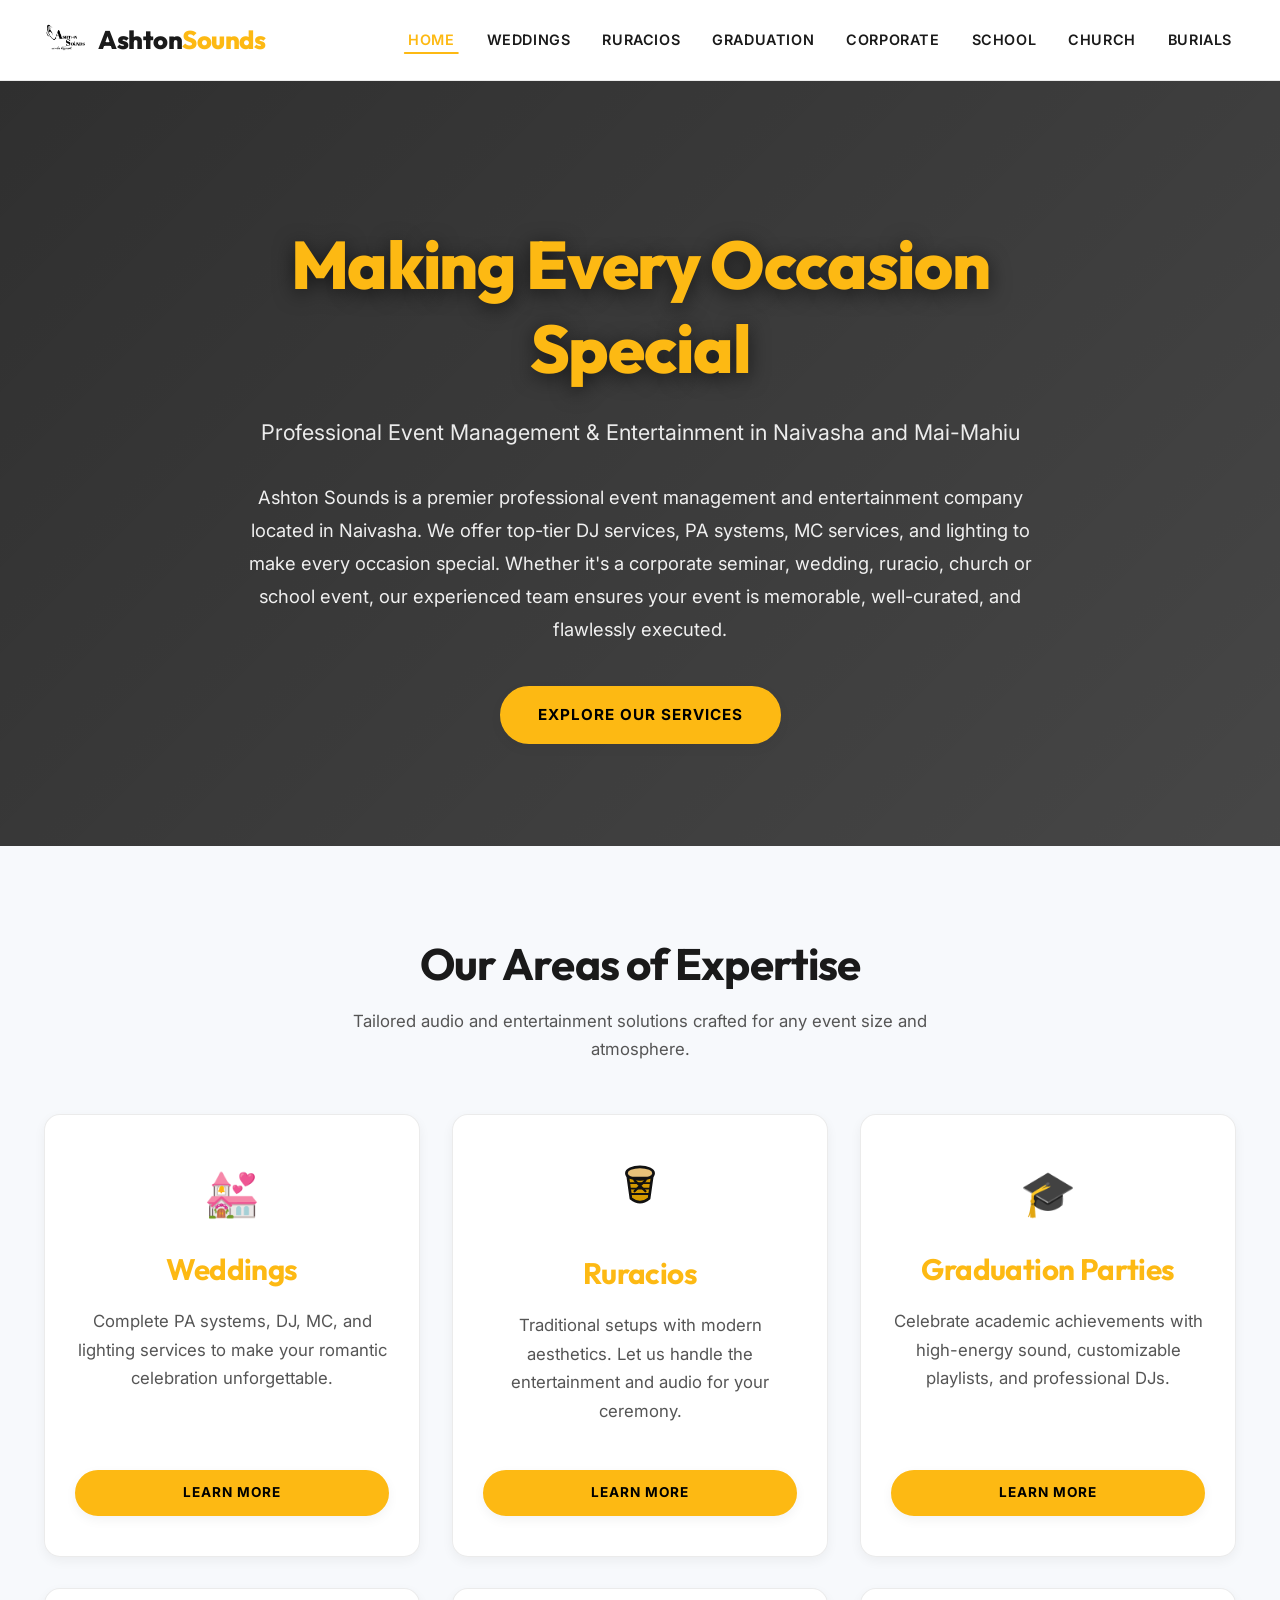
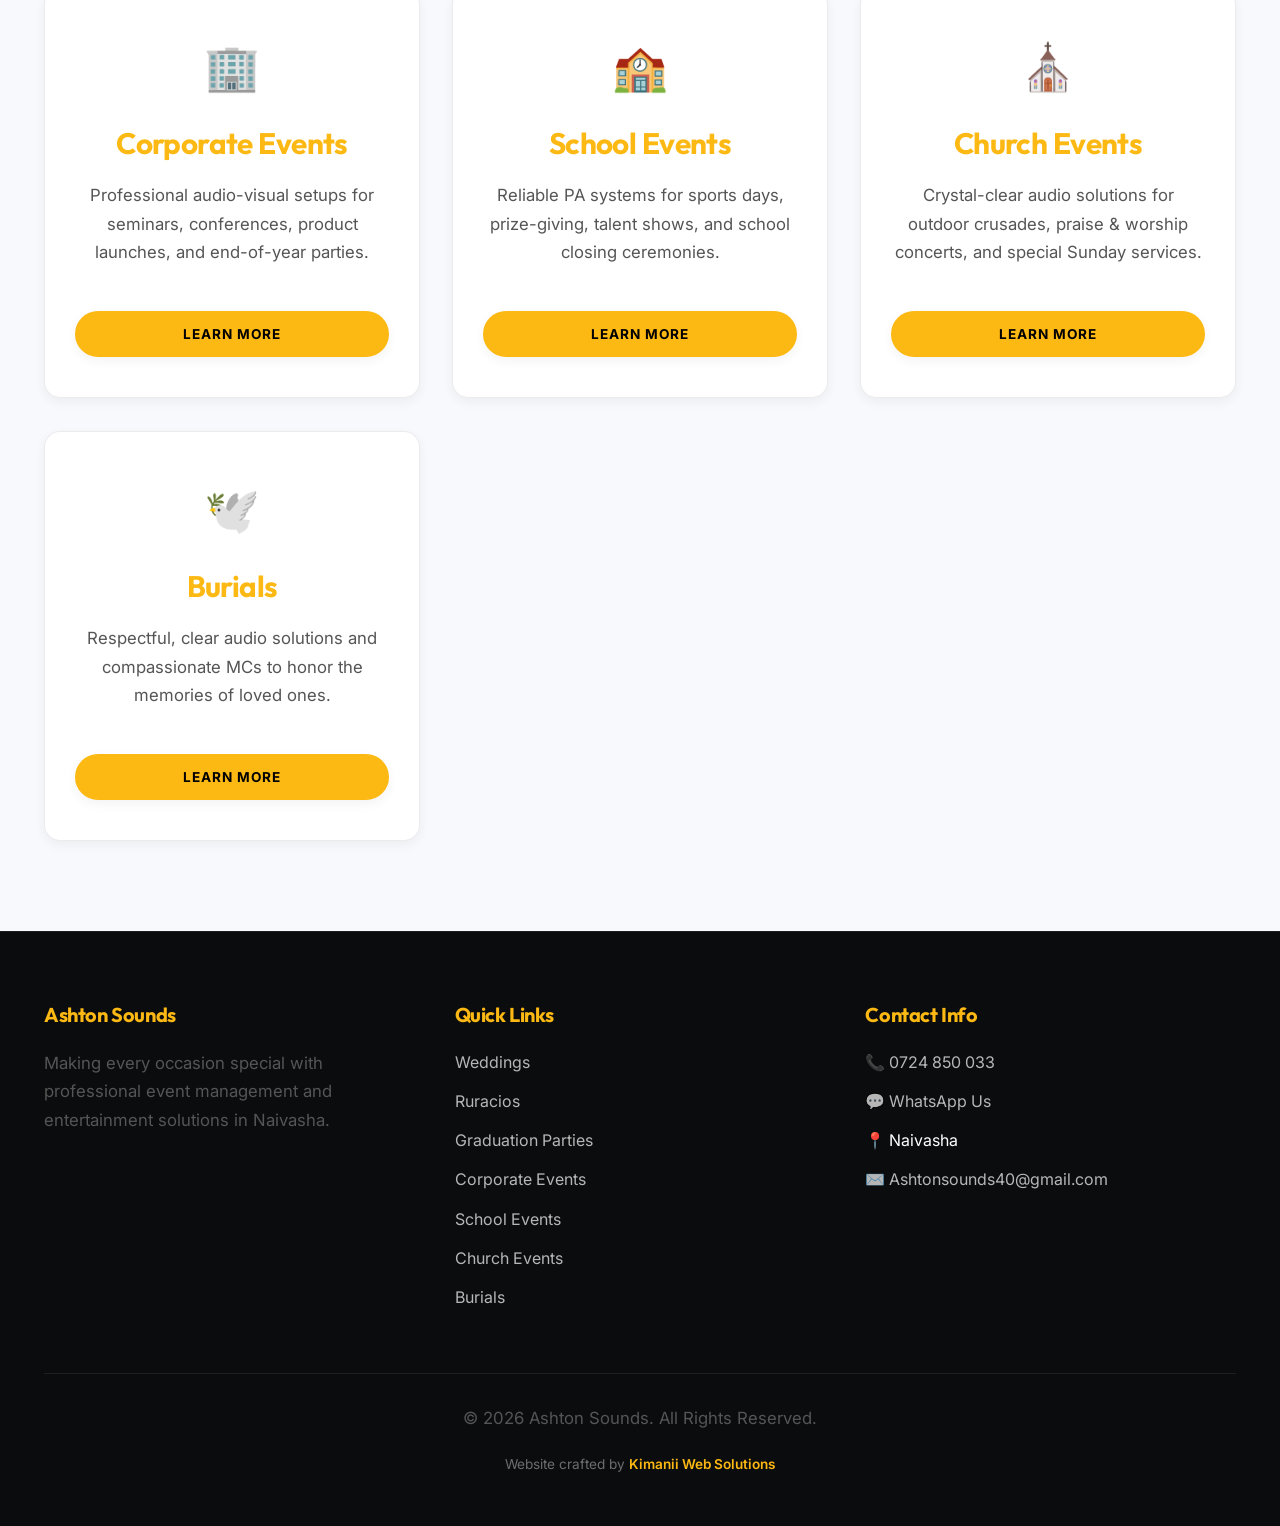
<file: index.html>
<!DOCTYPE html>
<html lang="en">
<head>
    <meta charset="UTF-8">
    <meta name="viewport" content="width=device-width, initial-scale=1.0">
    <title>Ashton Sounds | Premier Event Management & Sound Services in Naivasha & Mai-Mahiu</title>
    
    <!-- Meta Descriptions & Keywords -->
    <meta name="description" content="Ashton Sounds provides premier event management, DJ services, PA sound systems, MCs, and lighting in Naivasha & Mai-Mahiu for weddings, ruracios, corporate events, graduations, school events, church services, and burials.">
    <meta name="keywords" content="Ashton Sounds, Naivasha event management, Naivasha DJ, PA system hire Naivasha, Wedding DJ Naivasha, Ruracio sound system, Corporate event sound, Mai-Mahiu entertainment, Church PA system">
    <meta name="author" content="Ashton Sounds">
    <meta name="robots" content="index, follow">
    <meta name="theme-color" content="#FDB913">
    <link rel="canonical" href="https://ashtonsounds.com/index.html">

    <!-- Open Graph / Facebook / WhatsApp -->
    <meta property="og:type" content="website">
    <meta property="og:url" content="https://ashtonsounds.com/index.html">
    <meta property="og:title" content="Ashton Sounds | Premier Event Management & Sound Services in Naivasha">
    <meta property="og:description" content="Top tier DJ services, PA systems, MCs, and lighting in Naivasha and Mai-Mahiu. Making every occasion special.">
    <meta property="og:image" content="https://ashtonsounds.com/Misc/Favicon.png">
    <meta property="og:site_name" content="Ashton Sounds">

    <!-- Twitter / X Preview -->
    <meta name="twitter:card" content="summary_large_image">
    <meta name="twitter:url" content="https://ashtonsounds.com/index.html">
    <meta name="twitter:title" content="Ashton Sounds | Premier Event Management & Sound Services">
    <meta name="twitter:description" content="Top tier DJ services, PA systems, MCs, and lighting in Naivasha and Mai-Mahiu. Making every occasion special.">
    <meta name="twitter:image" content="https://ashtonsounds.com/Misc/Favicon.png">

    <!-- Preconnect & Google Fonts -->
    <link rel="preconnect" href="https://fonts.googleapis.com">
    <link rel="preconnect" href="https://fonts.gstatic.com" crossorigin>
    <link href="https://fonts.googleapis.com/css2?family=Inter:wght@400;500;600;700&family=Outfit:wght@600;700;800&display=swap" rel="stylesheet">
    
    <!-- CSS & Favicon -->
    <link rel="stylesheet" href="style.css">
    <link rel="icon" type="image/png" href="Misc/Favicon.png">
</head>
<body class="preloader-active">
    <a href="#main-content" class="skip-link">Skip to main content</a>

    <!-- Preloader -->
    <div id="page-preloader" aria-hidden="true">
        <div class="preloader-content">
            <div class="preloader-logo-container">
                <img src="Misc/Favicon.png" alt="Ashton Sounds Logo" class="preloader-logo" fetchpriority="high" decoding="async">
                <div class="preloader-ring"></div>
            </div>
            <div class="preloader-text">Ashton Sounds</div>
            <div class="preloader-subtext">We vibe different</div>
        </div>
    </div>

    <!-- Header -->
    <header>
        <div class="container">
            <nav aria-label="Main Navigation">
                <div class="logo">
                    <a href="index.html" style="color: inherit; text-decoration: none; display: flex; align-items: center;">
                        <img src="Misc/Favicon.png" alt="Ashton Sounds Logo" style="height: 42px; width: auto; margin-right: 12px;" fetchpriority="high" decoding="async">
                        Ashton<span>Sounds</span>
                    </a>
                </div>
                <ul class="nav-links" id="primary-nav">
                    <li><a href="index.html" class="active">Home</a></li>
                    <li><a href="Weddings/weddings.html">Weddings</a></li>
                    <li><a href="Ruracios/ruracios.html">Ruracios</a></li>
                    <li><a href="Graduation Parties/graduation.html">Graduation</a></li>
                    <li><a href="Cooperate Events/corporate.html">Corporate</a></li>
                    <li><a href="School Events/school.html">School</a></li>
                    <li><a href="Church Events/church.html">Church</a></li>
                    <li><a href="Burials/burials.html">Burials</a></li>
                </ul>
                <button class="hamburger" aria-label="Toggle navigation menu" aria-expanded="false" aria-controls="primary-nav">
                    <span class="bar"></span>
                    <span class="bar"></span>
                    <span class="bar"></span>
                </button>
            </nav>
        </div>
    </header>

    <main id="main-content">
        <!-- Hero Section -->
        <section class="hero">
            <div class="container">
                <div class="hero-content">
                    <h1 class="gold-text">Making Every Occasion <span>Special</span></h1>
                    <p>Professional Event Management & Entertainment in Naivasha and Mai-Mahiu</p>
                    <p style="font-size: 1.15rem; max-width: 820px; margin: 0 auto 2.5rem; line-height: 1.8; color: rgba(255,255,255,0.92);">
                        Ashton Sounds is a premier professional event management and entertainment company located in Naivasha. We offer top-tier DJ services, PA systems, MC services, and lighting to make every occasion special. Whether it's a corporate seminar, wedding, ruracio, church or school event, our experienced team ensures your event is memorable, well-curated, and flawlessly executed.
                    </p>
                    <a href="#expertise" class="btn">Explore Our Services</a>
                </div>
            </div>
        </section>

        <!-- Expertise Section -->
        <section id="expertise" class="section-padding" style="background: var(--secondary-color);">
            <div class="container">
                <h2 class="text-center" style="margin-bottom: 1rem;">Our Areas of Expertise</h2>
                <p class="text-center" style="max-width: 650px; margin: 0 auto 3rem;">Tailored audio and entertainment solutions crafted for any event size and atmosphere.</p>

                <div class="services-grid">
                    <!-- Weddings -->
                    <div class="service-card text-center">
                        <a href="Weddings/weddings.html" style="text-decoration: none; color: inherit; display: flex; flex-direction: column; height: 100%;">
                            <div class="service-icon">💒</div>
                            <h3 class="gold-text">Weddings</h3>
                            <p style="flex-grow: 1;">Complete PA systems, DJ, MC, and lighting services to make your romantic celebration unforgettable.</p>
                            <span class="btn" style="margin-top: 1.5rem; padding: 0.6rem 1.2rem; font-size: 0.85rem;">Learn More</span>
                        </a>
                    </div>

                    <!-- Ruracios -->
                    <div class="service-card text-center">
                        <a href="Ruracios/ruracios.html" style="text-decoration: none; color: inherit; display: flex; flex-direction: column; height: 100%;">
                           <div class="service-icon">
    <svg viewBox="0 0 64 64" width="58" height="58" aria-label="Traditional cultural drum">
        <!-- Drum body -->
        <path d="M18 20 L22 48 Q32 56 42 48 L46 20 Z"
              fill="#D49A00"
              stroke="#111"
              stroke-width="3"
              stroke-linejoin="round"/>

        <!-- Drum top -->
        <ellipse cx="32" cy="20" rx="15" ry="7"
                 fill="#E8C27A"
                 stroke="#111"
                 stroke-width="3"/>

        <!-- Drum ropes -->
        <path d="M20 25 L44 25
                 M19 31 L45 31
                 M20 37 L44 37
                 M21 43 L43 43"
              fill="none"
              stroke="#111"
              stroke-width="2"/>

        <!-- Decorative cultural pattern -->
        <path d="M26 28 L32 34 L38 28
                 M26 40 L32 34 L38 40"
              fill="none"
              stroke="#111"
              stroke-width="2.5"
              stroke-linecap="round"
              stroke-linejoin="round"/>
    </svg>
</div>
                            <h3 class="gold-text">Ruracios</h3>
                            <p style="flex-grow: 1;">Traditional setups with modern aesthetics. Let us handle the entertainment and audio for your ceremony.</p>
                            <span class="btn" style="margin-top: 1.5rem; padding: 0.6rem 1.2rem; font-size: 0.85rem;">Learn More</span>
                        </a>
                    </div>

                    <!-- Graduation -->
                    <div class="service-card text-center">
                        <a href="Graduation Parties/graduation.html" style="text-decoration: none; color: inherit; display: flex; flex-direction: column; height: 100%;">
                            <div class="service-icon">🎓</div>
                            <h3 class="gold-text">Graduation Parties</h3>
                            <p style="flex-grow: 1;">Celebrate academic achievements with high-energy sound, customizable playlists, and professional DJs.</p>
                            <span class="btn" style="margin-top: 1.5rem; padding: 0.6rem 1.2rem; font-size: 0.85rem;">Learn More</span>
                        </a>
                    </div>

                    <!-- Corporate -->
                    <div class="service-card text-center">
                        <a href="Cooperate Events/corporate.html" style="text-decoration: none; color: inherit; display: flex; flex-direction: column; height: 100%;">
                            <div class="service-icon">🏢</div>
                            <h3 class="gold-text">Corporate Events</h3>
                            <p style="flex-grow: 1;">Professional audio-visual setups for seminars, conferences, product launches, and end-of-year parties.</p>
                            <span class="btn" style="margin-top: 1.5rem; padding: 0.6rem 1.2rem; font-size: 0.85rem;">Learn More</span>
                        </a>
                    </div>

                    <!-- School -->
                    <div class="service-card text-center">
                        <a href="School Events/school.html" style="text-decoration: none; color: inherit; display: flex; flex-direction: column; height: 100%;">
                            <div class="service-icon">🏫</div>
                            <h3 class="gold-text">School Events</h3>
                            <p style="flex-grow: 1;">Reliable PA systems for sports days, prize-giving, talent shows, and school closing ceremonies.</p>
                            <span class="btn" style="margin-top: 1.5rem; padding: 0.6rem 1.2rem; font-size: 0.85rem;">Learn More</span>
                        </a>
                    </div>

                    <!-- Church -->
                    <div class="service-card text-center">
                        <a href="Church Events/church.html" style="text-decoration: none; color: inherit; display: flex; flex-direction: column; height: 100%;">
                            <div class="service-icon">⛪</div>
                            <h3 class="gold-text">Church Events</h3>
                            <p style="flex-grow: 1;">Crystal-clear audio solutions for outdoor crusades, praise & worship concerts, and special Sunday services.</p>
                            <span class="btn" style="margin-top: 1.5rem; padding: 0.6rem 1.2rem; font-size: 0.85rem;">Learn More</span>
                        </a>
                    </div>

                    <!-- Burials -->
                    <div class="service-card text-center">
                        <a href="Burials/burials.html" style="text-decoration: none; color: inherit; display: flex; flex-direction: column; height: 100%;">
                            <div class="service-icon">🕊️</div>
                            <h3 class="gold-text">Burials</h3>
                            <p style="flex-grow: 1;">Respectful, clear audio solutions and compassionate MCs to honor the memories of loved ones.</p>
                            <span class="btn" style="margin-top: 1.5rem; padding: 0.6rem 1.2rem; font-size: 0.85rem;">Learn More</span>
                        </a>
                    </div>
                </div>
            </div>
        </section>
    </main>

    <!-- Footer -->
    <footer aria-label="Footer Navigation">
        <div class="container">
            <div class="footer-content">
                <div class="footer-col">
                    <h4>Ashton Sounds</h4>
                    <p style="color: var(--text-muted);">Making every occasion special with professional event management and entertainment solutions in Naivasha.</p>
                </div>
                <div class="footer-col">
                    <h4>Quick Links</h4>
                    <ul>
                        <li><a href="Weddings/weddings.html">Weddings</a></li>
                        <li><a href="Ruracios/ruracios.html">Ruracios</a></li>
                        <li><a href="Graduation Parties/graduation.html">Graduation Parties</a></li>
                        <li><a href="Cooperate Events/corporate.html">Corporate Events</a></li>
                        <li><a href="School Events/school.html">School Events</a></li>
                        <li><a href="Church Events/church.html">Church Events</a></li>
                        <li><a href="Burials/burials.html">Burials</a></li>
                    </ul>
                </div>
                <div class="footer-col">
                    <h4>Contact Info</h4>
                    <ul>
                        <li><a href="tel:0724850033">📞 0724 850 033</a></li>
                        <li><a href="https://api.whatsapp.com/send?phone=254724850033" target="_blank" rel="noopener noreferrer">💬 WhatsApp Us</a></li>
                        <li><span>📍 Naivasha</span></li>
                        <li><a href="mailto:Ashtonsounds40@gmail.com">✉️ Ashtonsounds40@gmail.com</a></li>
                    </ul>
                </div>
            </div>
            <div class="copyright">
                <p>&copy; 2026 Ashton Sounds. All Rights Reserved.</p>
                <p class="dev-credit">Website crafted by <a href="https://k1manii.github.io/Services-/" target="_blank" rel="noopener noreferrer" class="dev-link">Kimanii Web Solutions</a></p>
            </div>
        </div>
    </footer>

    <script src="script.js"></script>
</body>
</html>
</file>
<file: style.css>
/* ==========================================================================
   Ashton Sounds - Modern & Premium Event Design System
   ========================================================================== */

:root {
  --primary-color: #FDB913; /* Signature Gold/Yellow */
  --primary-hover: #e09f00;
  --secondary-color: #f7f9fc; /* Crisp Light Background */
  --card-bg: rgba(255, 255, 255, 0.9);
  --bg-color: #ffffff;
  --text-color: #1a1a1a;
  --text-muted: #555555;
  --white: #ffffff;
  --accent: #E31E24; /* Signature Red */
  --banner-purple: #7B2C8F;

  --font-main: "Inter", -apple-system, BlinkMacSystemFont, "Segoe UI", Roboto, sans-serif;
  --font-heading: "Outfit", "Inter", sans-serif;

  --transition-fast: 0.2s cubic-bezier(0.4, 0, 0.2, 1);
  --transition-normal: 0.35s cubic-bezier(0.165, 0.84, 0.44, 1);
  --transition-bounce: 0.5s cubic-bezier(0.68, -0.55, 0.265, 1.55);

  --shadow-sm: 0 4px 12px rgba(0, 0, 0, 0.05);
  --shadow-md: 0 8px 24px rgba(0, 0, 0, 0.08);
  --shadow-lg: 0 16px 40px rgba(0, 0, 0, 0.12);
  --shadow-gold: 0 10px 30px rgba(253, 185, 19, 0.35);

  --glass-bg: rgba(255, 255, 255, 0.75);
  --glass-border: 1px solid rgba(253, 185, 19, 0.25);
  --radius-sm: 8px;
  --radius-md: 16px;
  --radius-lg: 24px;
  --radius-full: 9999px;
}

/* Dark theme elements support */
[data-theme="dark"] {
  --bg-color: #0f1115;
  --secondary-color: #181b22;
  --card-bg: rgba(26, 30, 39, 0.85);
  --text-color: #f0f0f0;
  --text-muted: #a0a5b1;
  --glass-bg: rgba(24, 27, 34, 0.75);
}

*, *::before, *::after {
  box-sizing: border-box;
  margin: 0;
  padding: 0;
}

html {
  scroll-behavior: smooth;
  font-size: 16px;
}

body {
  font-family: var(--font-main);
  background-color: var(--bg-color);
  color: var(--text-color);
  line-height: 1.7;
  overflow-x: hidden;
  -webkit-font-smoothing: antialiased;
  -moz-osx-font-smoothing: grayscale;
}

/* Accessibility Focus States */
:focus-visible {
  outline: 3px solid var(--primary-color);
  outline-offset: 3px;
  border-radius: 4px;
}

.skip-link {
  position: absolute;
  top: -100px;
  left: 20px;
  background: var(--primary-color);
  color: #000;
  padding: 12px 24px;
  font-weight: 700;
  z-index: 100000;
  border-radius: var(--radius-sm);
  transition: top 0.3s ease;
}

.skip-link:focus {
  top: 20px;
}

/* Typography Improvements */
h1, h2, h3, h4, h5, h6 {
  font-family: var(--font-heading);
  color: var(--text-color);
  margin-bottom: 1.2rem;
  font-weight: 700;
  line-height: 1.25;
  letter-spacing: -0.02em;
}

h1 { font-size: clamp(2.2rem, 5vw, 3.8rem); }
h2 { font-size: clamp(1.75rem, 3.5vw, 2.75rem); }
h3 { font-size: clamp(1.3rem, 2.5vw, 1.85rem); }
h4 { font-size: clamp(1.1rem, 2vw, 1.35rem); }

p {
  margin-bottom: 1.25rem;
  color: var(--text-muted);
  font-size: 1.05rem;
}

a {
  text-decoration: none;
  color: inherit;
  transition: var(--transition-fast);
}

ul {
  list-style: none;
}

img {
  max-width: 100%;
  height: auto;
  display: block;
}

/* ==========================================================================
   Scroll Progress Bar & Back To Top
   ========================================================================== */

#scroll-progress {
  position: fixed;
  top: 0;
  left: 0;
  height: 4px;
  width: 0%;
  background: linear-gradient(90deg, var(--primary-color) 0%, var(--accent) 100%);
  z-index: 100001;
  transition: width 0.1s ease-out;
  box-shadow: 0 1px 10px rgba(253, 185, 19, 0.5);
}

#back-to-top {
  position: fixed;
  bottom: 30px;
  right: 30px;
  width: 52px;
  height: 52px;
  background-color: var(--primary-color);
  color: #000;
  border: none;
  border-radius: var(--radius-full);
  display: flex;
  justify-content: center;
  align-items: center;
  font-size: 1.3rem;
  cursor: pointer;
  box-shadow: var(--shadow-gold);
  z-index: 9999;
  opacity: 0;
  visibility: hidden;
  transform: translateY(20px) scale(0.8);
  transition: var(--transition-normal);
}

#back-to-top.visible {
  opacity: 1;
  visibility: visible;
  transform: translateY(0) scale(1);
}

#back-to-top:hover {
  background-color: #000;
  color: var(--primary-color);
  transform: translateY(-5px) scale(1.1);
  box-shadow: 0 12px 30px rgba(0, 0, 0, 0.4);
}

/* ==========================================================================
   Utilities & Layout
   ========================================================================== */

.container {
  max-width: 1240px;
  margin: 0 auto;
  padding: 0 24px;
}

.section-padding {
  padding: 90px 0;
}

.text-center {
  text-align: center;
}

.gold-text {
  color: var(--primary-color);
}

.banner-list {
  list-style: none;
  padding: 0;
}

.banner-list li {
  position: relative;
  padding-left: 36px;
  margin-bottom: 16px;
  font-size: 1.08rem;
  font-weight: 500;
  color: var(--text-color);
}

.banner-list li::before {
  content: "✦";
  position: absolute;
  left: 0;
  color: var(--primary-color);
  font-size: 1.3rem;
  line-height: 1;
}

/* ==========================================================================
   Buttons - Modern Premium Styling & Ripple
   ========================================================================== */

.btn {
  position: relative;
  display: inline-flex;
  align-items: center;
  justify-content: center;
  padding: 14px 36px;
  background-color: var(--primary-color);
  color: #000;
  font-weight: 700;
  font-size: 0.95rem;
  border-radius: var(--radius-full);
  text-transform: uppercase;
  letter-spacing: 1px;
  border: 2px solid var(--primary-color);
  cursor: pointer;
  overflow: hidden;
  z-index: 1;
  box-shadow: var(--shadow-sm);
  transition: var(--transition-normal);
}

.btn::before {
  content: '';
  position: absolute;
  top: 0;
  left: -100%;
  width: 100%;
  height: 100%;
  background: linear-gradient(90deg, transparent, rgba(255, 255, 255, 0.4), transparent);
  transition: left 0.6s ease;
  z-index: -1;
}

.btn:hover::before {
  left: 100%;
}

.btn:hover {
  background-color: #000;
  color: var(--primary-color);
  border-color: #000;
  transform: translateY(-3px);
  box-shadow: var(--shadow-gold);
}

.btn:active {
  transform: translateY(-1px);
}

.btn-outline {
  background-color: transparent;
  color: var(--primary-color);
  border: 2px solid var(--primary-color);
}

.btn-outline:hover {
  background-color: var(--primary-color);
  color: #000;
  box-shadow: var(--shadow-gold);
}

/* ==========================================================================
   Header & Navigation
   ========================================================================== */

header {
  background-color: rgba(255, 255, 255, 0.92);
  padding: 18px 0;
  position: sticky;
  top: 0;
  z-index: 10000;
  border-bottom: 1px solid rgba(0, 0, 0, 0.08);
  backdrop-filter: blur(16px);
  -webkit-backdrop-filter: blur(16px);
  transition: var(--transition-fast);
}

nav {
  display: flex;
  justify-content: space-between;
  align-items: center;
}

.logo {
  font-family: var(--font-heading);
  font-size: 1.6rem;
  font-weight: 800;
  color: var(--text-color);
  letter-spacing: -0.5px;
}

.logo span {
  color: var(--primary-color);
}

.nav-links {
  display: flex;
  gap: 24px;
  align-items: center;
}

.nav-links a {
  font-weight: 600;
  font-size: 0.9rem;
  text-transform: uppercase;
  letter-spacing: 0.6px;
  color: var(--text-color);
  padding: 6px 4px;
  position: relative;
}

.nav-links a::after {
  content: '';
  position: absolute;
  bottom: 0;
  left: 50%;
  width: 0%;
  height: 2px;
  background-color: var(--primary-color);
  transition: var(--transition-normal);
  transform: translateX(-50%);
  border-radius: 2px;
}

.nav-links a:hover::after,
.nav-links a.active::after {
  width: 100%;
}

.nav-links a:hover,
.nav-links a.active {
  color: var(--primary-color);
}

.hamburger {
  display: none;
  background: none;
  border: none;
  cursor: pointer;
  padding: 8px;
  z-index: 10001;
}

.bar {
  display: block;
  width: 26px;
  height: 3px;
  margin: 5px auto;
  transition: var(--transition-normal);
  background-color: var(--text-color);
  border-radius: 3px;
}

/* ==========================================================================
   Hero Section
   ========================================================================== */

.hero {
  min-height: 85vh;
  padding: 120px 0 80px;
  background:
    linear-gradient(135deg, rgba(0, 0, 0, 0.82) 0%, rgba(0, 0, 0, 0.72) 100%),
    url("https://images.unsplash.com/photo-1492684223066-81342ee5ff30?ixlib=rb-1.2.1&auto=format&fit=crop&w=1950&q=80");
  background-size: cover;
  background-position: center;
  background-attachment: fixed;
  display: flex;
  align-items: center;
  justify-content: center;
  text-align: center;
  position: relative;
}

.hero-content {
  max-width: 900px;
  margin: 0 auto;
  animation: heroFadeIn 1s cubic-bezier(0.165, 0.84, 0.44, 1);
}

.hero h1 {
  font-size: clamp(2rem, 6vw, 4.2rem);
  font-weight: 800;
  text-shadow: 0 4px 20px rgba(0, 0, 0, 0.6);
  margin-bottom: 24px;
}

.hero p {
  font-size: clamp(1rem, 2vw, 1.35rem);
  color: rgba(255, 255, 255, 0.9);
  margin-bottom: 30px;
}

@keyframes heroFadeIn {
  from {
    opacity: 0;
    transform: translateY(30px);
  }
  to {
    opacity: 1;
    transform: translateY(0);
  }
}

/* ==========================================================================
   Service Cards & Glassmorphism
   ========================================================================== */

.services-grid {
  display: grid;
  grid-template-columns: repeat(auto-fit, minmax(min(100%, 310px), 1fr));
  gap: 32px;
  margin-top: 50px;
}

.service-card {
  background: var(--card-bg);
  padding: 40px 30px;
  border-radius: var(--radius-md);
  transition: var(--transition-normal);
  border: 1px solid rgba(0, 0, 0, 0.08);
  box-shadow: var(--shadow-sm);
  position: relative;
  overflow: hidden;
  display: flex;
  flex-direction: column;
  height: 100%;
}

.service-card::before {
  content: '';
  position: absolute;
  top: 0;
  left: 0;
  width: 100%;
  height: 4px;
  background: linear-gradient(90deg, var(--primary-color), var(--accent));
  opacity: 0;
  transition: var(--transition-normal);
}

.service-card:hover {
  transform: translateY(-10px) scale(1.01);
  box-shadow: var(--shadow-lg);
  border-color: rgba(253, 185, 19, 0.4);
}

.service-card:hover::before {
  opacity: 1;
}

.service-icon {
  font-size: 2.8rem;
  color: var(--primary-color);
  margin-bottom: 20px;
  transition: transform 0.3s ease;
}

.service-card:hover .service-icon {
  transform: scale(1.15) rotate(5deg);
}

/* ==========================================================================
   Pinterest Masonry Gallery & Lightbox
   ========================================================================== */

.gallery-section {
  padding: 80px 0;
  background-color: var(--bg-color);
}

.gallery-grid {
  column-count: 3;
  column-gap: 24px;
  width: 100%;
  margin-top: 40px;
}

.gallery-item {
  position: relative;
  display: inline-block;
  width: 100%;
  margin-bottom: 24px;
  break-inside: avoid;
  border-radius: var(--radius-md);
  overflow: hidden;
  box-shadow: var(--shadow-sm);
  background-color: #e5e8ed;
  cursor: pointer;
}

.gallery-item img {
  width: 100%;
  height: auto;
  display: block;
  object-fit: cover;
}

/* Lightbox Modal */
#lightbox-modal {
  position: fixed;
  inset: 0;
  z-index: 100000;
  background: rgba(0, 0, 0, 0.94);
  backdrop-filter: blur(12px);
  -webkit-backdrop-filter: blur(12px);
  display: flex;
  justify-content: center;
  align-items: center;
  opacity: 0;
  visibility: hidden;
  pointer-events: none;
  transition: var(--transition-normal);
  touch-action: none;
}

#lightbox-modal.active {
  opacity: 1;
  visibility: visible;
  pointer-events: auto;
}

.lightbox-content {
  position: relative;
  max-width: 90vw;
  max-height: 85vh;
  display: flex;
  flex-direction: column;
  align-items: center;
  user-select: none;
  -webkit-user-select: none;
  touch-action: none;
}

.lightbox-img-wrapper {
  position: relative;
  overflow: hidden;
  border-radius: var(--radius-sm);
  box-shadow: 0 20px 60px rgba(0, 0, 0, 0.8);
  display: flex;
  justify-content: center;
  align-items: center;
  touch-action: none;
}

.lightbox-img {
  max-width: 85vw;
  max-height: 75vh;
  object-fit: contain;
  user-select: none;
  -webkit-user-drag: none;
  pointer-events: auto;
  cursor: default;
  touch-action: none;
}

.lightbox-caption {
  color: rgba(255, 255, 255, 0.85);
  margin-top: 16px;
  font-size: 1rem;
  font-weight: 500;
  text-align: center;
}

/* Lightbox Buttons */
.lightbox-btn {
  position: absolute;
  background: rgba(0, 0, 0, 0.6);
  color: #fff;
  border: 1px solid rgba(253, 185, 19, 0.35);
  width: 52px;
  height: 52px;
  border-radius: 50%;
  display: flex;
  justify-content: center;
  align-items: center;
  font-size: 1.5rem;
  line-height: 1;
  cursor: pointer;
  z-index: 100002;
  backdrop-filter: blur(8px);
  -webkit-backdrop-filter: blur(8px);
  transition: var(--transition-fast);
  box-shadow: 0 4px 15px rgba(0, 0, 0, 0.4);
}

.lightbox-btn:hover,
.lightbox-btn:active {
  background: var(--primary-color);
  color: #000;
  border-color: var(--primary-color);
  transform: scale(1.08);
  box-shadow: var(--shadow-gold);
}

.lightbox-close { 
  top: 20px; 
  right: 20px; 
}

.lightbox-prev { 
  left: 25px; 
  top: 50%; 
  transform: translateY(-50%); 
}

.lightbox-next { 
  right: 25px; 
  top: 50%; 
  transform: translateY(-50%); 
}

.lightbox-prev:hover,
.lightbox-prev:active { 
  transform: translateY(-50%) scale(1.08); 
}

.lightbox-next:hover,
.lightbox-next:active { 
  transform: translateY(-50%) scale(1.08); 
}

.lightbox-counter {
  position: absolute;
  top: 25px;
  left: 25px;
  color: rgba(255, 255, 255, 0.85);
  font-size: 0.95rem;
  font-weight: 600;
  letter-spacing: 1px;
  background: rgba(0, 0, 0, 0.5);
  padding: 6px 14px;
  border-radius: var(--radius-full);
  border: 1px solid rgba(255, 255, 255, 0.15);
}

/* ==========================================================================
   Video Section Controls & Lazy Styling
   ========================================================================== */

.scroll-video {
  width: 100%;
  max-width: 840px;
  border-radius: var(--radius-md);
  box-shadow: var(--shadow-md);
  background: #000;
  transition: var(--transition-normal);
}

.scroll-video:hover {
  box-shadow: var(--shadow-lg);
  transform: translateY(-4px);
}

/* ==========================================================================
   Forms & Contact
   ========================================================================== */

.contact-form {
  background: var(--card-bg);
  padding: 44px;
  border-radius: var(--radius-lg);
  max-width: 640px;
  margin: 0 auto;
  box-shadow: var(--shadow-md);
  border: 1px solid rgba(0, 0, 0, 0.08);
}

.form-group {
  margin-bottom: 24px;
}

.form-group label {
  display: block;
  margin-bottom: 8px;
  font-weight: 600;
  font-size: 0.95rem;
  color: var(--text-color);
}

.form-control {
  width: 100%;
  padding: 14px 18px;
  background: #f4f6f9;
  border: 2px solid transparent;
  color: var(--text-color);
  border-radius: var(--radius-sm);
  font-family: inherit;
  font-size: 1rem;
  transition: var(--transition-fast);
}

.form-control:focus {
  outline: none;
  background: #fff;
  border-color: var(--primary-color);
  box-shadow: 0 0 0 4px rgba(253, 185, 19, 0.2);
}

/* ==========================================================================
   Scroll Reveal Animations
   ========================================================================== */

.reveal {
  opacity: 0;
  transform: translateY(35px);
  transition: opacity 0.8s cubic-bezier(0.165, 0.84, 0.44, 1), transform 0.8s cubic-bezier(0.165, 0.84, 0.44, 1);
  will-change: opacity, transform;
}

.reveal.active {
  opacity: 1;
  transform: translateY(0);
}

.reveal-zoom {
  opacity: 0;
  transform: scale(0.92);
  transition: opacity 0.8s cubic-bezier(0.165, 0.84, 0.44, 1), transform 0.8s cubic-bezier(0.165, 0.84, 0.44, 1);
}

.reveal-zoom.active {
  opacity: 1;
  transform: scale(1);
}

/* ==========================================================================
   Footer
   ========================================================================== */

footer {
  background-color: #0b0c0e;
  color: #fff;
  padding: 70px 0 30px;
  border-top: 1px solid rgba(255, 255, 255, 0.08);
}

.footer-content {
  display: grid;
  grid-template-columns: repeat(auto-fit, minmax(min(100%, 220px), 1fr));
  gap: 40px;
  margin-bottom: 50px;
}

.footer-col h4 {
  color: var(--primary-color);
  margin-bottom: 22px;
  font-size: 1.25rem;
}

.footer-col p {
  color: rgba(255, 255, 255, 0.65);
}

.footer-col ul li {
  margin-bottom: 12px;
}

.footer-col ul li a {
  color: rgba(255, 255, 255, 0.7);
  transition: var(--transition-fast);
}

.footer-col ul li a:hover {
  color: var(--primary-color);
  padding-left: 5px;
}

.copyright {
  text-align: center;
  padding-top: 30px;
  border-top: 1px solid rgba(255, 255, 255, 0.08);
  color: rgba(255, 255, 255, 0.5);
  font-size: 0.9rem;
}

.dev-credit {
  margin-top: 12px;
  font-size: 0.85rem;
  color: rgba(255, 255, 255, 0.4);
}

.dev-link {
  color: var(--primary-color);
  font-weight: 600;
}

.dev-link:hover {
  text-decoration: underline;
}

/* ==========================================================================
   Responsive Breakpoints
   ========================================================================== */

@media (max-width: 992px) {
  .gallery-grid {
    column-count: 2;
  }
}

@media (max-width: 768px) {
  .hero {
    background-attachment: scroll;
    padding: 100px 0 60px;
  }

  .hamburger {
    display: block;
  }

  .hamburger.active .bar:nth-child(2) {
    opacity: 0;
  }

  .hamburger.active .bar:nth-child(1) {
    transform: translateY(8px) rotate(45deg);
  }

  .hamburger.active .bar:nth-child(3) {
    transform: translateY(-8px) rotate(-45deg);
  }

  .nav-links {
    position: absolute;
    left: -100%;
    top: 100%;
    gap: 0;
    flex-direction: column;
    background-color: var(--bg-color);
    width: 100%;
    max-height: calc(100vh - 75px);
    overflow-y: auto;
    text-align: center;
    transition: var(--transition-normal);
    box-shadow: var(--shadow-lg);
    border-top: 1px solid rgba(0, 0, 0, 0.08);
    padding: 20px 0;
  }

  .nav-links.active {
    left: 0;
  }

  .nav-links li {
    margin: 14px 0;
    width: 100%;
  }

  .about-grid {
    grid-template-columns: 1fr;
    gap: 30px;
  }

  .lightbox-btn {
    width: 46px;
    height: 46px;
    font-size: 1.3rem;
  }

  .lightbox-close {
    top: 15px;
    right: 15px;
  }

  .lightbox-prev {
    left: 10px;
    top: 50%;
    transform: translateY(-50%);
  }

  .lightbox-next {
    right: 10px;
    top: 50%;
    transform: translateY(-50%);
  }

  .lightbox-prev:hover,
  .lightbox-prev:active {
    transform: translateY(-50%) scale(1.05);
  }

  .lightbox-next:hover,
  .lightbox-next:active {
    transform: translateY(-50%) scale(1.05);
  }

  .lightbox-counter {
    top: 15px;
    left: 15px;
    font-size: 0.85rem;
    padding: 4px 10px;
  }

  .lightbox-content {
    max-width: calc(100vw - 100px);
  }

  .lightbox-img {
    max-width: calc(100vw - 110px);
    max-height: 70vh;
  }
}

@media (max-width: 540px) {
  .gallery-grid {
    column-count: 1;
  }
  
  .btn {
    width: 100%;
  }

  .lightbox-btn {
    width: 42px;
    height: 42px;
    font-size: 1.2rem;
  }

  .lightbox-prev {
    left: 6px;
  }

  .lightbox-next {
    right: 6px;
  }

  .lightbox-content {
    max-width: calc(100vw - 90px);
  }

  .lightbox-img {
    max-width: calc(100vw - 96px);
    max-height: 65vh;
  }
}

/* ==========================================================================
   Preloader Styles
   ========================================================================== */

body.preloader-active {
  overflow: hidden !important;
}

#page-preloader {
  position: fixed;
  top: 0;
  left: 0;
  width: 100%;
  height: 100%;
  background: radial-gradient(circle at center, #151515 0%, #080808 100%);
  z-index: 999999;
  display: flex;
  justify-content: center;
  align-items: center;
  opacity: 1;
  visibility: visible;
  transition: opacity 0.6s cubic-bezier(0.25, 1, 0.5, 1), visibility 0.6s ease;
}

#page-preloader.fade-out {
  opacity: 0;
  visibility: hidden;
}

.preloader-content {
  display: flex;
  flex-direction: column;
  align-items: center;
  text-align: center;
}

.preloader-logo-container {
  position: relative;
  width: 160px;
  height: 160px;
  display: flex;
  justify-content: center;
  align-items: center;
  margin-bottom: 2rem;
}

.preloader-logo {
  position: absolute;
  width: 90px;
  height: 90px;
  object-fit: contain;
  animation: preloader-pulse 2s infinite ease-in-out;
  z-index: 2;
}

.preloader-ring {
  width: 140px;
  height: 140px;
  border: 3px solid rgba(253, 185, 19, 0.08);
  border-top: 3px solid var(--primary-color);
  border-radius: 50%;
  animation: preloader-spin 1.5s linear infinite;
  z-index: 1;
}

.preloader-text {
  color: var(--primary-color);
  font-family: var(--font-heading);
  font-size: 1.8rem;
  font-weight: 700;
  letter-spacing: 4px;
  text-transform: uppercase;
  margin-bottom: 0.5rem;
  text-shadow: 0 2px 10px rgba(253, 185, 19, 0.2);
}

.preloader-subtext {
  color: rgba(255, 255, 255, 0.6);
  font-family: var(--font-main);
  font-size: 0.95rem;
  letter-spacing: 2px;
  text-transform: uppercase;
  animation: preloader-shimmer 2s infinite ease-in-out;
}

@keyframes preloader-spin {
  0% { transform: rotate(0deg); }
  100% { transform: rotate(360deg); }
}

@keyframes preloader-pulse {
  0%, 100% {
    transform: scale(1);
    filter: drop-shadow(0 0 5px rgba(253, 185, 19, 0.2));
  }
  50% {
    transform: scale(1.08);
    filter: drop-shadow(0 0 20px rgba(253, 185, 19, 0.6));
  }
}

@keyframes preloader-shimmer {
  0%, 100% { opacity: 0.5; }
  50% { opacity: 1; }
}
</file>
